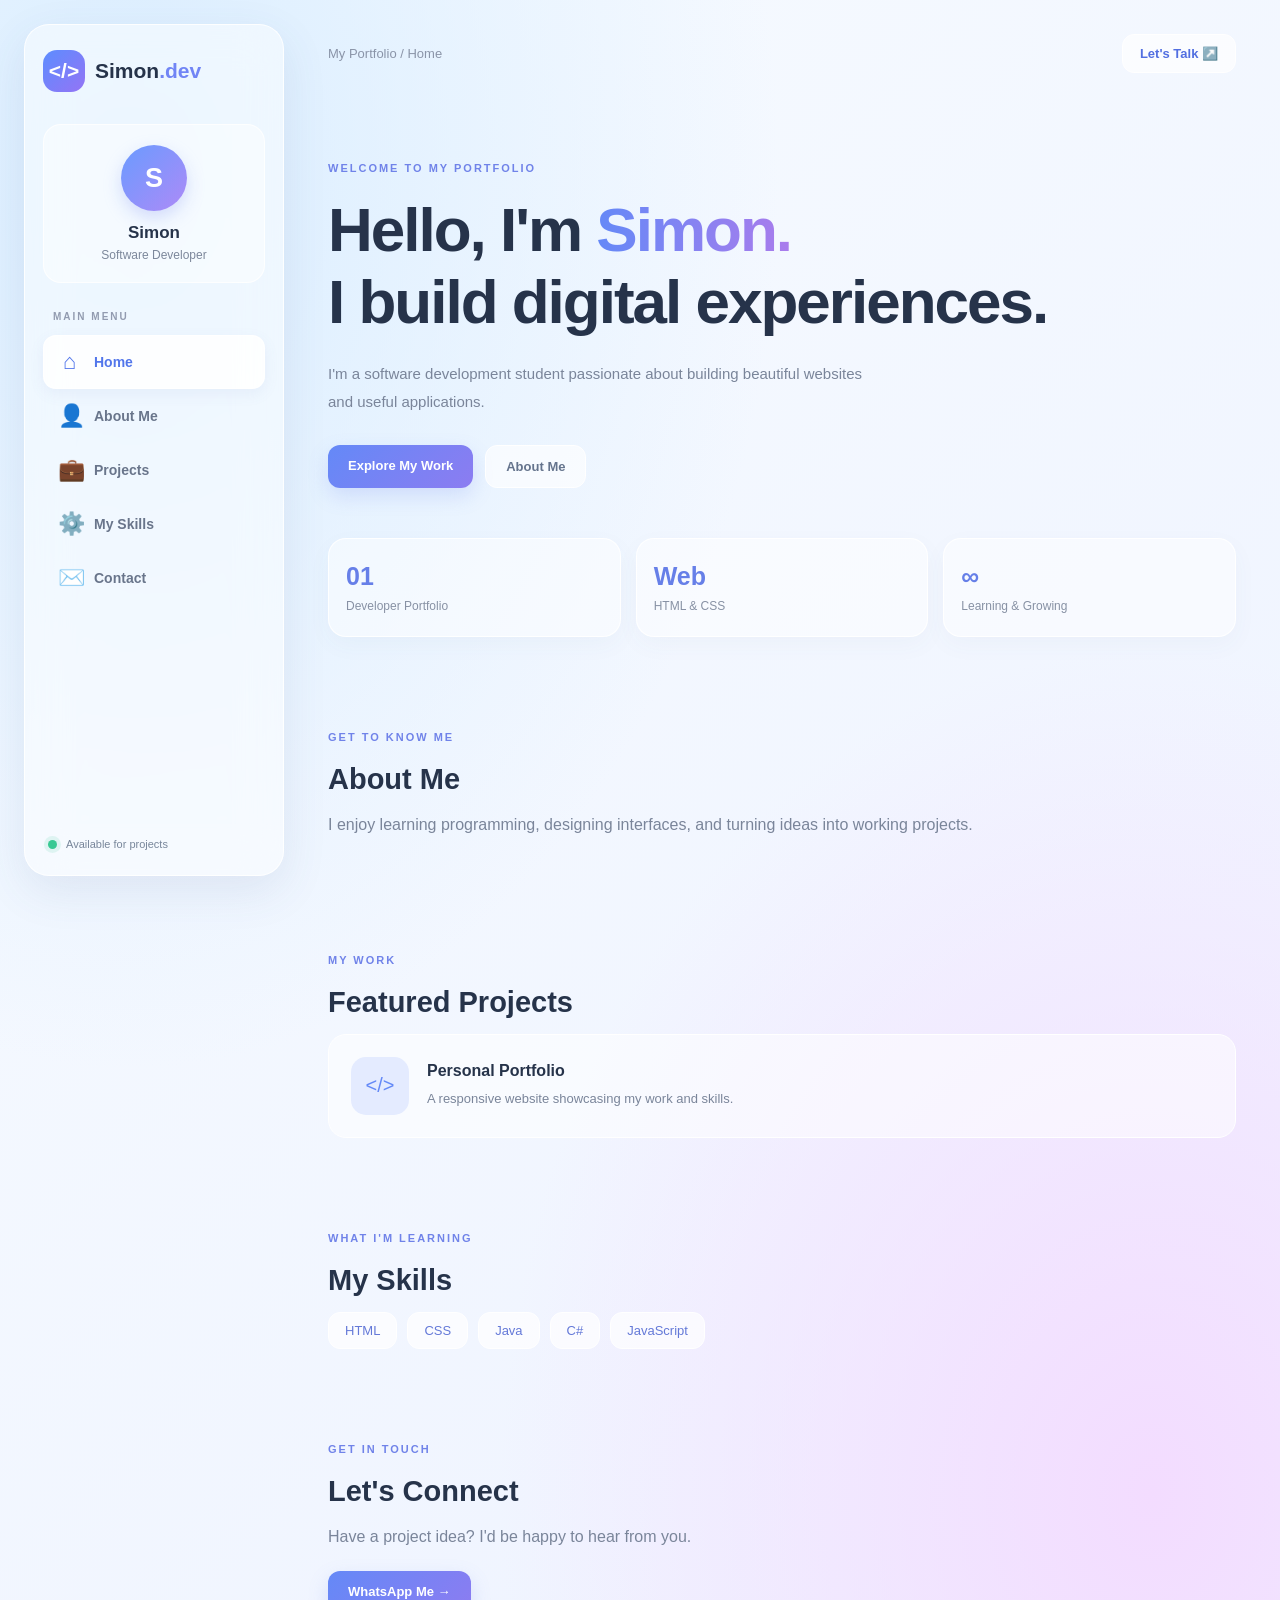
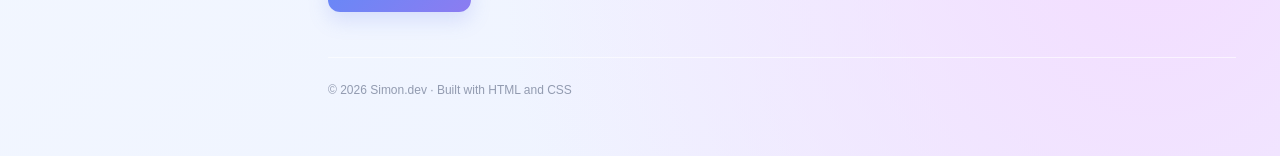
<file: index.html>
<!DOCTYPE html>
<html lang="en">

<head>
    <meta charset="UTF-8">
    <meta name="viewport" content="width=device-width, initial-scale=1.0">
    <title>Simon's Glass Portfolio</title>

    <!-- Connect HTML to CSS -->
    <link rel="stylesheet" href="style.css">
</head>

<body>

    <div class="portfolio">

        <!-- Glassy Sidebar -->
        <aside class="sidebar">

            <div class="logo">
                <div class="logo-icon">&lt;/&gt;</div>
                <span>Simon<span class="highlight">.dev</span></span>
            </div>

            <div class="profile">
                <div class="avatar">S</div>
                <h3>Simon</h3>
                <p>Software Developer</p>
            </div>

            <p class="menu-title">MAIN MENU</p>

            <nav class="sidebar-nav">

                <a href="#home" class="nav-link active">
                    <span class="nav-icon">⌂</span>
                    <span>Home</span>
                </a>

                <a href="./about.html" class="nav-link">
                    <span class="nav-icon">👤</span>
                    <span>About Me</span>
                </a>

                <a href="projects.html" class="nav-link">
                    <span class="nav-icon">💼</span>
                    <span>Projects</span>
                </a>

                <a href="#skills" class="nav-link">
                    <span class="nav-icon">⚙️</span>
                    <span>My Skills</span>
                </a>

                <a href="#contact" class="nav-link">
                    <span class="nav-icon">✉️</span>
                    <span>Contact</span>
                </a>

            </nav>

            <div class="sidebar-bottom">
                <div class="status-dot"></div>
                <span>Available for projects</span>
            </div>

        </aside>

        <!-- Main Website Content -->
        <main class="content">

            <header class="topbar">
                <span class="breadcrumb">My Portfolio / Home</span>
                <a href="#contact" class="contact-button">Let's Talk ↗️</a>
            </header>

            <section id="home" class="hero">
                <span class="eyebrow">WELCOME TO MY PORTFOLIO</span>

                <h1>
                    Hello, I'm <span class="gradient-text">Simon.</span>
                    <br>
                    I build digital experiences.
                </h1>

                <p class="intro">
                    I'm a software development student passionate about
                    building beautiful websites and useful applications.
                </p>

                <div class="hero-buttons">
                    <a href="projects.html" class="primary-button">
                        Explore My Work
                    </a>

                    <a href="./about.html" class="secondary-button">
                        About Me
                    </a>
                </div>

                <div class="stats">
                    <div class="stat-card">
                        <h2>01</h2>
                        <p>Developer Portfolio</p>
                    </div>
                    <div class="stat-card">
                        <h2>Web</h2>
                        <p>HTML & CSS</p>
                    </div>
                    <div class="stat-card">
                        <h2>∞</h2>
                        <p>Learning & Growing</p>
                    </div>
                </div>
            </section>

            <section id="about" class="info-section">
                <span class="eyebrow">GET TO KNOW ME</span>
                <h2>About Me</h2>
                <p>
                    I enjoy learning programming, designing interfaces,
                    and turning ideas into working projects.
                </p>
            </section>

            <section id="projects" class="info-section">
                <span class="eyebrow">MY WORK</span>
                <h2>Featured Projects</h2>

                <div class="project-card">
                    <div class="project-symbol">&lt;/&gt;</div>
                    <div>
                        <h3>Personal Portfolio</h3>
                        <p>A responsive website showcasing my work and skills.</p>
                    </div>
                </div>
            </section>

            <section id="skills" class="info-section">
                <span class="eyebrow">WHAT I'M LEARNING</span>
                <h2>My Skills</h2>
                <div class="skill-list">
                    <span>HTML</span>
                    <span>CSS</span>
                    <span>Java</span>
                    <span>C#</span>
                    <span>JavaScript</span>
                </div>
            </section>

            <section id="contact" class="info-section">
                <span class="eyebrow">GET IN TOUCH</span>
                <h2>Let's Connect</h2>
                <p>Have a project idea? I'd be happy to hear from you.</p>
                <a class="primary-button" href="https://wa.me/256763577261" target="_blank" rel="noopener noreferrer">
                    WhatsApp Me →
                </a>
            </section>

            <footer>
                © 2026 Simon.dev · Built with HTML and CSS
            </footer>

        </main>

    </div>

</body>

</html>
</file>
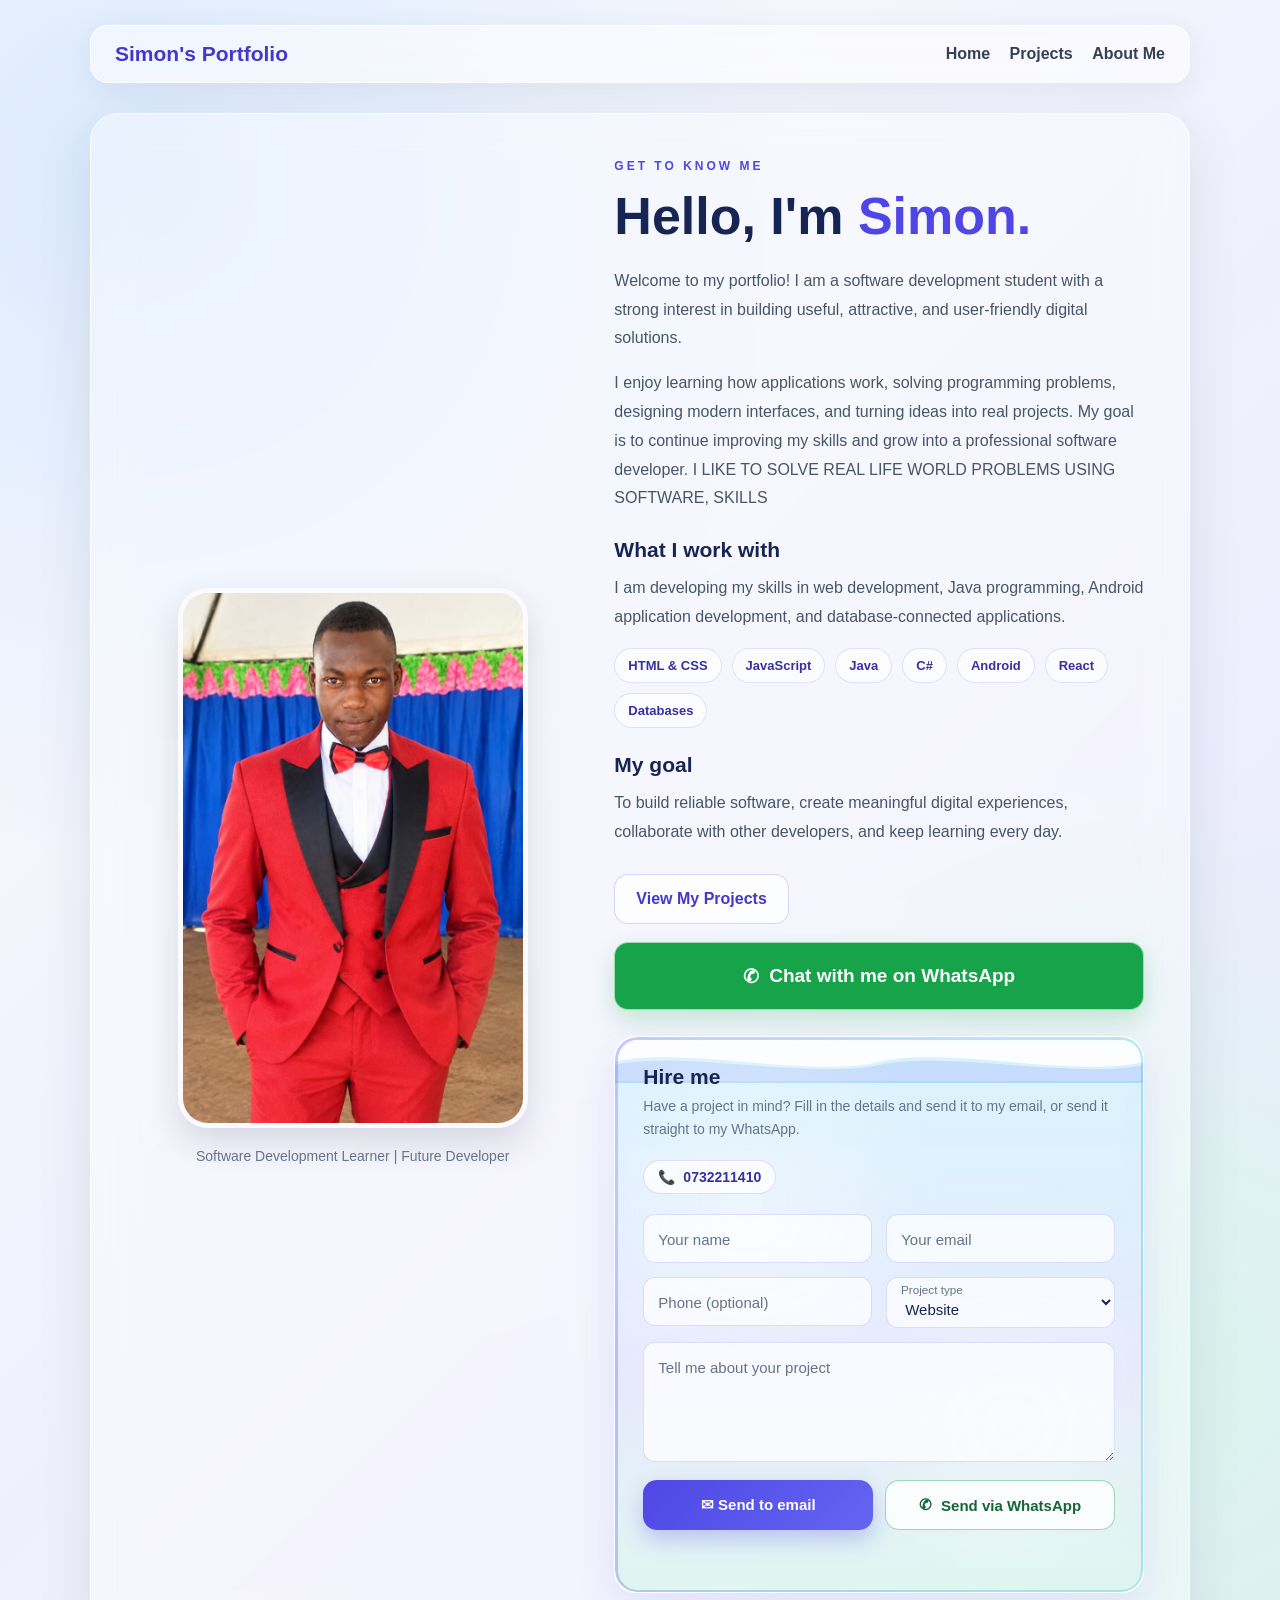
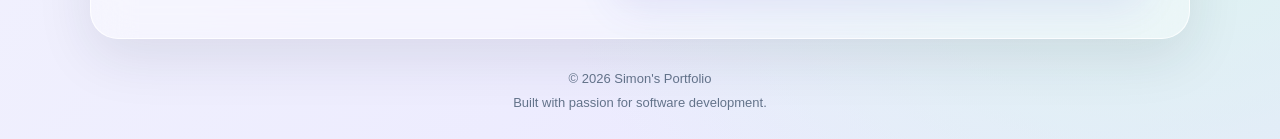
<file: about.html>
<!DOCTYPE html>
<html lang="en">

<head>
    <meta charset="UTF-8">
    <meta name="viewport" content="width=device-width, initial-scale=1.0">

    <title>About Me | Simon's Portfolio</title>

    <style>
        * {
            margin: 0;
            padding: 0;
            box-sizing: border-box;
        }

        body {
            min-height: 100vh;
            font-family: Arial, sans-serif;
            color: #172554;
            background:
                radial-gradient(circle at 10% 10%, #dbeafe, transparent 35%),
                radial-gradient(circle at 90% 80%, #d9f5ed, transparent 35%),
                linear-gradient(135deg, #f8fafc, #e9e7ff);
            padding: 25px;
        }

        /* Top navigation */
        .navbar {
            max-width: 1100px;
            margin: 0 auto 30px;
            padding: 16px 24px;
            display: flex;
            justify-content: space-between;
            align-items: center;
            gap: 15px;
            flex-wrap: wrap;
            background: rgba(255, 255, 255, 0.55);
            border: 1px solid rgba(255, 255, 255, 0.85);
            border-radius: 18px;
            backdrop-filter: blur(18px);
            -webkit-backdrop-filter: blur(18px);
            box-shadow: 0 8px 30px rgba(31, 41, 55, 0.07);
        }

        .logo {
            font-size: 21px;
            font-weight: bold;
            color: #4338ca;
        }

        .navbar a {
            color: #334155;
            text-decoration: none;
            font-weight: bold;
            margin-left: 15px;
        }

        .navbar a:hover {
            color: #4f46e5;
        }

        /* Main glass container */
        .about-container {
            max-width: 1100px;
            margin: auto;
            padding: 45px;
            display: grid;
            grid-template-columns: 0.9fr 1.1fr;
            align-items: center;
            gap: 45px;

            background: rgba(255, 255, 255, 0.38);
            border: 1px solid rgba(255, 255, 255, 0.8);
            border-radius: 28px;
            backdrop-filter: blur(20px);
            -webkit-backdrop-filter: blur(20px);
            box-shadow: 0 18px 55px rgba(31, 41, 55, 0.10);
        }

        /* Profile photograph */
        .photo-area {
            text-align: center;
        }

        .profile-photo {
            width: 100%;
            max-width: 350px;
            height: 540px;
            object-fit: cover;
            object-position: center;
            border-radius: 30px;
            border: 5px solid rgba(255, 255, 255, 0.85);
            box-shadow: 0 15px 35px rgba(30, 41, 59, 0.15);
            background: #e2e8f0;
        }

        .photo-caption {
            margin-top: 16px;
            color: #64748b;
            font-size: 14px;
        }

        .eyebrow {
            color: #4f46e5;
            text-transform: uppercase;
            letter-spacing: 3px;
            font-size: 12px;
            font-weight: bold;
            margin-bottom: 14px;
        }

        h1 {
            font-size: clamp(34px, 5vw, 52px);
            line-height: 1.15;
            margin-bottom: 20px;
        }

        h1 span {
            color: #4f46e5;
        }

        .intro {
            color: #475569;
            line-height: 1.8;
            font-size: 16px;
            margin-bottom: 16px;
        }

        h2 {
            font-size: 21px;
            margin: 25px 0 12px;
        }

        .skills {
            display: flex;
            flex-wrap: wrap;
            gap: 10px;
            margin-top: 12px;
        }

        .skill {
            padding: 9px 13px;
            border-radius: 30px;
            background: rgba(255, 255, 255, 0.65);
            border: 1px solid rgba(99, 102, 241, 0.18);
            color: #3730a3;
            font-size: 13px;
            font-weight: bold;
        }

        /* Action buttons */
        .buttons {
            display: flex;
            flex-wrap: wrap;
            gap: 13px;
            margin-top: 28px;
        }

        .button {
            display: inline-flex;
            justify-content: center;
            align-items: center;
            gap: 10px;
            text-decoration: none;
            border-radius: 14px;
            padding: 15px 21px;
            font-weight: bold;
            transition: transform 0.2s, box-shadow 0.2s;
        }

        .button:hover {
            transform: translateY(-3px);
            box-shadow: 0 10px 22px rgba(15, 23, 42, 0.13);
        }

        .whatsapp-button {
            width: 100%;
            min-height: 68px;
            margin-top: 18px;
            background: #16a34a;
            color: white;
            font-size: 19px;
            border: 1px solid rgba(255, 255, 255, 0.6);
            box-shadow: 0 10px 25px rgba(22, 163, 74, 0.22);
        }

        .whatsapp-button:hover {
            background: #15803d;
        }

        .secondary-button {
            color: #4338ca;
            background: rgba(255, 255, 255, 0.7);
            border: 1px solid rgba(99, 102, 241, 0.25);
        }

        /* ============================================
           HIRE ME FORM (white glass)
           ============================================ */
        .hire-card {
            margin-top: 26px;
            padding: 28px;
            border-radius: 22px;
            background: rgba(255, 255, 255, 0.62);
            border: 1px solid rgba(255, 255, 255, 0.95);
            backdrop-filter: blur(16px);
            -webkit-backdrop-filter: blur(16px);
            box-shadow:
                0 14px 40px rgba(67, 56, 202, 0.10),
                inset 0 1px 0 rgba(255, 255, 255, 0.9);
            text-align: left;

            /* entrance animation (starts hidden, JS adds .visible) */
            opacity: 0;
            transform: translateY(26px) scale(0.97);
            transition: opacity 0.7s ease, transform 0.7s cubic-bezier(0.2, 0.8, 0.2, 1);
        }

        .hire-card.visible {
            opacity: 1;
            transform: none;
        }

        .hire-card h2 {
            margin: 0 0 6px;
        }

        .hire-sub {
            color: #64748b;
            font-size: 14px;
            line-height: 1.6;
            margin-bottom: 20px;
        }

        .call-line {
            display: inline-flex;
            align-items: center;
            gap: 8px;
            margin-bottom: 20px;
            padding: 8px 14px;
            border-radius: 30px;
            background: rgba(255, 255, 255, 0.75);
            border: 1px solid rgba(99, 102, 241, 0.2);
            color: #3730a3;
            font-weight: bold;
            font-size: 14px;
            text-decoration: none;
            transition: transform 0.2s, box-shadow 0.2s;
        }

        .call-line:hover {
            transform: translateY(-2px);
            box-shadow: 0 6px 16px rgba(79, 70, 229, 0.15);
        }

        .call-line .ring {
            display: inline-block;
            animation: ring 2.8s ease-in-out infinite;
            transform-origin: 50% 60%;
        }

        @keyframes ring {

            0%,
            60%,
            100% {
                transform: rotate(0);
            }

            65% {
                transform: rotate(-16deg);
            }

            70% {
                transform: rotate(14deg);
            }

            75% {
                transform: rotate(-10deg);
            }

            80% {
                transform: rotate(8deg);
            }

            85% {
                transform: rotate(0);
            }
        }

        .row {
            display: grid;
            grid-template-columns: 1fr 1fr;
            gap: 14px;
        }

        /* Floating label fields */
        .field {
            position: relative;
            margin-bottom: 14px;
        }

        .field input,
        .field select,
        .field textarea {
            width: 100%;
            padding: 22px 14px 8px;
            font: inherit;
            font-size: 15px;
            color: #172554;
            background: rgba(255, 255, 255, 0.7);
            border: 1px solid rgba(99, 102, 241, 0.2);
            border-radius: 12px;
            outline: none;
            transition: border-color 0.25s, box-shadow 0.25s, background 0.25s;
        }

        .field textarea {
            min-height: 120px;
            resize: vertical;
        }

        .field label {
            position: absolute;
            left: 15px;
            top: 17px;
            color: #64748b;
            font-size: 15px;
            pointer-events: none;
            transform-origin: left top;
            transition: transform 0.2s ease, color 0.2s ease;
        }

        /* label floats up when focused or filled */
        .field input:focus+label,
        .field input:not(:placeholder-shown)+label,
        .field textarea:focus+label,
        .field textarea:not(:placeholder-shown)+label,
        .field select+label {
            transform: translateY(-11px) scale(0.78);
        }

        .field input:focus+label,
        .field textarea:focus+label,
        .field select:focus+label {
            color: #4f46e5;
        }

        .field input:focus,
        .field select:focus,
        .field textarea:focus {
            background: #ffffff;
            border-color: #6366f1;
            box-shadow: 0 0 0 4px rgba(99, 102, 241, 0.16);
        }

        .field input:user-invalid,
        .field textarea:user-invalid {
            border-color: #ef4444;
        }

        /* ============================================
           WATER INSIDE THE GLASS
           ============================================ */
        .water {
            position: absolute;
            inset: 0;
            border-radius: 22px;
            overflow: hidden;
            z-index: 0;
            pointer-events: none;
        }

        .hire-card>*:not(.water) {
            position: relative;
            z-index: 1;
        }

        /* the water body rises and falls slowly */
        .water-level {
            position: absolute;
            left: 0;
            right: 0;
            top: 44px;
            bottom: -16px;
            animation: level 7s ease-in-out infinite alternate;
        }

        .water-fill {
            position: absolute;
            inset: 0;
            background: linear-gradient(180deg,
                    rgba(56, 189, 248, 0.17) 0%,
                    rgba(99, 102, 241, 0.13) 55%,
                    rgba(52, 211, 153, 0.14) 100%);
        }

        .wave {
            position: absolute;
            left: 0;
            top: -40px;
            width: 200%;
            height: 42px;
            background-repeat: repeat-x;
            background-size: 50% 100%;
            animation: waveMove 9s linear infinite;
        }

        .wave.w1 {
            background-image: url("data:image/svg+xml,%3Csvg xmlns='http://www.w3.org/2000/svg' viewBox='0 0 1200 100' preserveAspectRatio='none'%3E%3Cpath fill='rgba(56,189,248,0.18)' d='M0 50 C150 10 450 90 600 50 C750 10 1050 90 1200 50 L1200 100 L0 100 Z'/%3E%3C/svg%3E");
        }

        .wave.w2 {
            top: -34px;
            height: 36px;
            animation-duration: 6s;
            animation-direction: reverse;
            background-image: url("data:image/svg+xml,%3Csvg xmlns='http://www.w3.org/2000/svg' viewBox='0 0 1200 100' preserveAspectRatio='none'%3E%3Cpath fill='rgba(99,102,241,0.15)' d='M0 50 C150 10 450 90 600 50 C750 10 1050 90 1200 50 L1200 100 L0 100 Z'/%3E%3C/svg%3E");
        }

        /* light shimmer moving through the water */
        .water-shine {
            position: absolute;
            inset: 0;
            background:
                radial-gradient(circle at 25% 30%, rgba(255, 255, 255, 0.40), transparent 35%),
                radial-gradient(circle at 75% 70%, rgba(255, 255, 255, 0.28), transparent 30%);
            animation: shine 8s ease-in-out infinite alternate;
        }

        /* rising bubbles */
        .bubble {
            position: absolute;
            bottom: -20px;
            border-radius: 50%;
            background: rgba(255, 255, 255, 0.55);
            border: 1px solid rgba(255, 255, 255, 0.9);
            animation: rise 8s ease-in infinite;
        }

        .bubble:nth-child(1) {
            left: 8%;
            width: 10px;
            height: 10px;
            animation-duration: 7s;
            animation-delay: 0s;
        }

        .bubble:nth-child(2) {
            left: 24%;
            width: 6px;
            height: 6px;
            animation-duration: 9s;
            animation-delay: -3s;
        }

        .bubble:nth-child(3) {
            left: 45%;
            width: 14px;
            height: 14px;
            animation-duration: 11s;
            animation-delay: -6s;
        }

        .bubble:nth-child(4) {
            left: 63%;
            width: 8px;
            height: 8px;
            animation-duration: 8s;
            animation-delay: -2s;
        }

        .bubble:nth-child(5) {
            left: 80%;
            width: 12px;
            height: 12px;
            animation-duration: 10s;
            animation-delay: -5s;
        }

        .bubble:nth-child(6) {
            left: 92%;
            width: 6px;
            height: 6px;
            animation-duration: 7.5s;
            animation-delay: -4s;
        }

        @keyframes waveMove {
            to {
                transform: translateX(-50%);
            }
        }

        @keyframes level {
            from {
                transform: translateY(0);
            }

            to {
                transform: translateY(-12px);
            }
        }

        @keyframes shine {
            from {
                transform: translate(-6%, -4%);
                opacity: 0.7;
            }

            to {
                transform: translate(6%, 5%);
                opacity: 1;
            }
        }

        @keyframes rise {
            0% {
                transform: translateY(0) translateX(0);
                opacity: 0;
            }

            15% {
                opacity: 1;
            }

            100% {
                transform: translateY(-600px) translateX(14px);
                opacity: 0;
            }
        }

        /* text boxes float on the water all the time */
        .field {
            animation: bob 4.5s ease-in-out infinite;
        }

        .row .field:nth-child(2) {
            animation-delay: -1.6s;
        }

        .row+.row .field:nth-child(1) {
            animation-delay: -0.8s;
        }

        .row+.row .field:nth-child(2) {
            animation-delay: -2.4s;
        }

        .form-actions {
            animation: none;
        }

        form>.field {
            animation-delay: -3.2s;
            animation-duration: 5.2s;
        }

        @keyframes bob {

            0%,
            100% {
                translate: 0 0;
            }

            25% {
                translate: 2px -6px;
            }

            50% {
                translate: 0 -2px;
            }

            75% {
                translate: -2px -7px;
            }
        }

        @media (prefers-reduced-motion: reduce) {

            .water *,
            .water-level,
            .field {
                animation: none !important;
            }
        }

        /* Hover: the whole form card lifts and its border flows with colour */
        .hire-card {
            position: relative;
        }

        .hire-card.visible {
            transition: transform 0.35s cubic-bezier(0.2, 0.8, 0.2, 1), box-shadow 0.35s ease;
        }

        .hire-card::before {
            content: "";
            position: absolute;
            inset: 0;
            padding: 2.5px;
            border-radius: 22px;
            background: linear-gradient(90deg, #6366f1, #38bdf8, #34d399, #a78bfa, #6366f1);
            background-size: 300% 100%;
            -webkit-mask: linear-gradient(#000 0 0) content-box, linear-gradient(#000 0 0);
            -webkit-mask-composite: xor;
            mask: linear-gradient(#000 0 0) content-box exclude, linear-gradient(#000 0 0);
            opacity: 0.35;
            transition: opacity 0.35s ease;
            animation: flow 3s linear infinite;
            pointer-events: none;
        }

        .hire-card.visible:hover,
        .hire-card.visible:focus-within {
            transform: translateY(-6px);
            box-shadow:
                0 22px 50px rgba(79, 70, 229, 0.20),
                0 0 30px rgba(99, 102, 241, 0.18),
                inset 0 1px 0 rgba(255, 255, 255, 0.9);
        }

        .hire-card:hover::before,
        .hire-card:focus-within::before {
            opacity: 1;
        }

        @media (prefers-reduced-motion: reduce) {
            .hire-card::before {
                animation: none;
            }

            .hire-card.visible:hover,
            .hire-card.visible:focus-within {
                transform: none;
            }
        }

        /* Hover: text boxes float up and a colour glow flows around them */
        .field {
            transition: transform 0.3s cubic-bezier(0.2, 0.8, 0.2, 1);
        }

        .field::before {
            content: "";
            position: absolute;
            inset: -2px;
            border-radius: 14px;
            background: linear-gradient(90deg, #6366f1, #38bdf8, #34d399, #a78bfa, #6366f1);
            background-size: 300% 100%;
            opacity: 0;
            filter: blur(3px);
            transition: opacity 0.3s ease;
            animation: flow 3s linear infinite;
            z-index: 0;
        }

        .field input,
        .field select,
        .field textarea {
            position: relative;
            z-index: 1;
        }

        .field label {
            z-index: 2;
        }

        .field:hover,
        .field:focus-within {
            transform: translateY(-4px);
        }

        .field:hover::before,
        .field:focus-within::before {
            opacity: 0.85;
        }

        .field:hover input,
        .field:hover select,
        .field:hover textarea {
            background: #ffffff;
        }

        @keyframes flow {
            to {
                background-position: 300% 0;
            }
        }

        @media (prefers-reduced-motion: reduce) {
            .field::before {
                animation: none;
            }

            .field:hover,
            .field:focus-within {
                transform: none;
            }
        }

        /* Hidden spam trap */
        .hp {
            position: absolute;
            left: -9999px;
            opacity: 0;
            height: 0;
            width: 0;
        }

        .form-actions {
            display: grid;
            grid-template-columns: 1fr 1fr;
            gap: 12px;
            margin-top: 6px;
        }

        .form-btn {
            position: relative;
            overflow: hidden;
            display: inline-flex;
            align-items: center;
            justify-content: center;
            gap: 9px;
            padding: 15px 14px;
            font: inherit;
            font-weight: bold;
            font-size: 15px;
            border: none;
            border-radius: 14px;
            cursor: pointer;
            transition: transform 0.2s, box-shadow 0.2s, opacity 0.2s;
        }

        .form-btn:hover {
            transform: translateY(-3px);
        }

        .form-btn:focus-visible {
            outline: 3px solid #4f46e5;
            outline-offset: 3px;
        }

        .form-btn:disabled {
            opacity: 0.7;
            cursor: progress;
            transform: none;
        }

        .btn-email {
            color: #ffffff;
            background: linear-gradient(135deg, #4f46e5, #6366f1);
            box-shadow: 0 10px 22px rgba(79, 70, 229, 0.28);
        }

        .btn-email:hover {
            box-shadow: 0 14px 28px rgba(79, 70, 229, 0.38);
        }

        /* light sweep across the email button */
        .btn-email::after {
            content: "";
            position: absolute;
            top: 0;
            left: -80%;
            width: 50%;
            height: 100%;
            background: linear-gradient(100deg, transparent, rgba(255, 255, 255, 0.45), transparent);
            transform: skewX(-20deg);
            animation: sweep 4s ease-in-out infinite;
        }

        @keyframes sweep {

            0%,
            70% {
                left: -80%;
            }

            100% {
                left: 140%;
            }
        }

        .btn-wa {
            color: #166534;
            background: rgba(255, 255, 255, 0.8);
            border: 1px solid rgba(22, 163, 74, 0.4);
        }

        .btn-wa:hover {
            background: #dcfce7;
            box-shadow: 0 10px 22px rgba(22, 163, 74, 0.18);
        }

        .spinner {
            width: 16px;
            height: 16px;
            border: 2px solid rgba(255, 255, 255, 0.5);
            border-top-color: #ffffff;
            border-radius: 50%;
            animation: spin 0.7s linear infinite;
            display: none;
        }

        .sending .spinner {
            display: inline-block;
        }

        @keyframes spin {
            to {
                transform: rotate(360deg);
            }
        }

        .form-status {
            margin-top: 14px;
            min-height: 20px;
            font-size: 14px;
            font-weight: bold;
            text-align: center;
        }

        .form-status.error {
            color: #dc2626;
        }

        /* Success panel (replaces the form after sending) */
        .success {
            display: none;
            text-align: center;
            padding: 20px 6px;
        }

        .hire-card.done form {
            display: none;
        }

        .hire-card.done .success {
            display: block;
            animation: pop 0.5s cubic-bezier(0.2, 0.9, 0.3, 1.3);
        }

        @keyframes pop {
            from {
                opacity: 0;
                transform: scale(0.9);
            }

            to {
                opacity: 1;
                transform: scale(1);
            }
        }

        .check {
            width: 74px;
            height: 74px;
            margin: 0 auto 14px;
        }

        .check circle {
            fill: rgba(22, 163, 74, 0.12);
            stroke: #16a34a;
            stroke-width: 3;
            stroke-dasharray: 190;
            stroke-dashoffset: 190;
            animation: draw 0.7s ease forwards;
        }

        .check path {
            fill: none;
            stroke: #16a34a;
            stroke-width: 5;
            stroke-linecap: round;
            stroke-linejoin: round;
            stroke-dasharray: 50;
            stroke-dashoffset: 50;
            animation: draw 0.5s 0.5s ease forwards;
        }

        @keyframes draw {
            to {
                stroke-dashoffset: 0;
            }
        }

        .success h3 {
            font-size: 20px;
            margin-bottom: 8px;
        }

        .success p {
            color: #475569;
            line-height: 1.6;
            font-size: 15px;
            margin-bottom: 16px;
        }

        .link-btn {
            font: inherit;
            font-weight: bold;
            color: #4338ca;
            background: none;
            border: none;
            text-decoration: underline;
            cursor: pointer;
        }

        .footer {
            max-width: 1100px;
            margin: 28px auto 0;
            text-align: center;
            color: #64748b;
            font-size: 13px;
            line-height: 1.8;
        }

        /* Phone and tablet layout */
        @media (max-width: 800px) {
            body {
                padding: 14px;
            }

            .about-container {
                grid-template-columns: 1fr;
                padding: 25px;
                gap: 30px;
            }

            .profile-photo {
                max-width: 280px;
                height: 320px;
            }

            .about-text {
                text-align: center;
            }

            .skills,
            .buttons {
                justify-content: center;
            }

            .whatsapp-button {
                font-size: 17px;
            }

            .hire-card {
                padding: 22px 18px;
            }
        }

        @media (max-width: 520px) {

            .row,
            .form-actions {
                grid-template-columns: 1fr;
            }
        }

        @media (max-width: 420px) {
            .navbar {
                justify-content: center;
                padding: 16px;
            }

            .navbar a {
                margin: 0 6px;
                font-size: 13px;
            }

            .about-container {
                padding: 20px;
            }

            h1 {
                font-size: 34px;
            }

            .button {
                width: 100%;
            }
        }

        @media (prefers-reduced-motion: reduce) {
            .hire-card {
                opacity: 1;
                transform: none;
                transition: none;
            }

            .call-line .ring,
            .btn-email::after,
            .success,
            .check circle,
            .check path {
                animation: none !important;
            }

            .check circle,
            .check path {
                stroke-dashoffset: 0;
            }
        }
    </style>
</head>

<body>

    <!-- Navigation links -->
    <nav class="navbar">
        <div class="logo">Simon's Portfolio</div>

        <div>
            <a href="index.html">Home</a>
            <a href="projects.html">Projects</a>
            <a href="#about">About Me</a>

        </div>
    </nav>

    <!-- About Me section -->
    <main class="about-container" id="about">

        <!-- Replace this image with your own photograph -->
        <div class="photo-area">
            <img src="simo.jpeg" alt="Simon's profile photograph" class="profile-photo">

            <p class="photo-caption">
                Software Development Learner | Future Developer
            </p>
        </div>

        <section class="about-text">
            <p class="eyebrow">Get to know me</p>

            <h1>Hello, I'm <span>Simon.</span></h1>

            <p class="intro">
                Welcome to my portfolio! I am a software development
                student with a strong interest in building useful,
                attractive, and user-friendly digital solutions.

            </p>

            <p class="intro">
                I enjoy learning how applications work, solving
                programming problems, designing modern interfaces,
                and turning ideas into real projects. My goal is to
                continue improving my skills and grow into a
                professional software developer.

                I LIKE TO SOLVE REAL LIFE WORLD PROBLEMS USING SOFTWARE,
                SKILLS
            </p>

            <h2>What I work with</h2>

            <p class="intro">
                I am developing my skills in web development,
                Java programming, Android application development,
                and database-connected applications.
            </p>

            <div class="skills">
                <span class="skill">HTML & CSS</span>
                <span class="skill">JavaScript</span>
                <span class="skill">Java</span>
                <span class="skill">C#</span>
                <span class="skill">Android</span>
                <span class="skill">React</span>
                <span class="skill">Databases</span>
            </div>

            <h2>My goal</h2>

            <p class="intro">
                To build reliable software, create meaningful
                digital experiences, collaborate with other
                developers, and keep learning every day.
            </p>

            <div class="buttons">
                <a class="button secondary-button" href="projects.html">
                    View My Projects
                </a>
            </div>

            <!-- Large WhatsApp contact button -->
            <a class="button whatsapp-button"
                href="https://wa.me/256763577261?text=Hello%20Simon%2C%20I%20visited%20your%20portfolio."
                target="_blank" rel="noopener noreferrer" aria-label="Contact Simon on WhatsApp">
                <span aria-hidden="true">✆</span>
                Chat with me on WhatsApp
            </a>

            <!-- ============ HIRE ME FORM ============ -->
            <div class="hire-card" id="hire">
                <!-- water seen through the glass -->
                <div class="water" aria-hidden="true">
                    <div class="water-level">
                        <div class="wave w1"></div>
                        <div class="wave w2"></div>
                        <div class="water-fill"></div>
                    </div>
                    <div class="water-shine"></div>
                    <span class="bubble"></span><span class="bubble"></span><span class="bubble"></span>
                    <span class="bubble"></span><span class="bubble"></span><span class="bubble"></span>
                </div>

                <h2>Hire me</h2>
                <p class="hire-sub">
                    Have a project in mind? Fill in the details and send it to my email,
                    or send it straight to my WhatsApp.
                </p>

                <a class="call-line" href="tel:+256732211410">
                    <span class="ring" aria-hidden="true">📞</span>
                    0732211410
                </a>

                <form id="hireForm" novalidate>
                    <!-- spam trap: real people never fill this -->
                    <input class="hp" type="text" name="_honey" tabindex="-1" autocomplete="off">

                    <div class="row">
                        <div class="field">
                            <input id="hName" name="name" type="text" placeholder=" " required autocomplete="name">
                            <label for="hName">Your name</label>
                        </div>
                        <div class="field">
                            <input id="hEmail" name="email" type="email" placeholder=" " required autocomplete="email">
                            <label for="hEmail">Your email</label>
                        </div>
                    </div>

                    <div class="row">
                        <div class="field">
                            <input id="hPhone" name="phone" type="tel" placeholder=" " autocomplete="tel">
                            <label for="hPhone">Phone (optional)</label>
                        </div>
                        <div class="field">
                            <select id="hType" name="project_type">
                                <option>Website</option>
                                <option>Android app</option>
                                <option>Desktop / Java / C# app</option>
                                <option>Database system</option>
                                <option>Other</option>
                            </select>
                            <label for="hType">Project type</label>
                        </div>
                    </div>

                    <div class="field">
                        <textarea id="hMessage" name="message" placeholder=" " required></textarea>
                        <label for="hMessage">Tell me about your project</label>
                    </div>

                    <div class="form-actions">
                        <button type="submit" class="form-btn btn-email" id="emailBtn">
                            <span class="spinner" aria-hidden="true"></span>
                            <span id="emailBtnText">✉ Send to email</span>
                        </button>
                        <button type="button" class="form-btn btn-wa" id="waBtn">
                            <span aria-hidden="true">✆</span> Send via WhatsApp
                        </button>
                    </div>

                    <p class="form-status" id="formStatus" role="status" aria-live="polite"></p>
                </form>

                <div class="success" id="successBox">
                    <svg class="check" viewBox="0 0 74 74" aria-hidden="true">
                        <circle cx="37" cy="37" r="30"></circle>
                        <path d="M24 38 L33 47 L51 28"></path>
                    </svg>
                    <h3>Message sent!</h3>
                    <p>Thank you. I will reply to your email as soon as I can.</p>
                    <button type="button" class="link-btn" id="againBtn">Send another message</button>
                </div>
            </div>
        </section>

    </main>

    <footer class="footer">
        <p>© <span id="year"></span> Simon's Portfolio</p>
        <p>Built with passion for software development.</p>
    </footer>

    <script>
        // Automatically show the current year
        document.getElementById("year").textContent =
            new Date().getFullYear();

        // ---------- Hire me form ----------
        var MY_EMAIL = "simonssewakiryanga0@gmail.com";
        var MY_WHATSAPP = "256763577261"; // 0763577261 in international format

        var card = document.getElementById("hire");
        var form = document.getElementById("hireForm");
        var statusEl = document.getElementById("formStatus");
        var emailBtn = document.getElementById("emailBtn");
        var emailBtnText = document.getElementById("emailBtnText");

        // Slide the card in once, when it scrolls into view
        if ("IntersectionObserver" in window) {
            var io = new IntersectionObserver(function (entries) {
                entries.forEach(function (en) {
                    if (en.isIntersecting) {
                        card.classList.add("visible");
                        io.disconnect();
                    }
                });
            }, { threshold: 0.15 });
            io.observe(card);
        } else {
            card.classList.add("visible");
        }

        function showStatus(text, isError) {
            statusEl.textContent = text;
            statusEl.className = "form-status" + (isError ? " error" : "");
        }

        function formValues() {
            return {
                name: form.name.value.trim(),
                email: form.email.value.trim(),
                phone: form.phone.value.trim(),
                type: form.project_type.value,
                message: form.message.value.trim()
            };
        }

        // Send to email (FormSubmit.co delivers it to your Gmail)
        form.addEventListener("submit", function (e) {
            e.preventDefault();

            if (!form.checkValidity()) {
                form.reportValidity();
                showStatus("Please fill in your name, a valid email and your message.", true);
                return;
            }
            if (form._honey.value) { return; } // bot

            var v = formValues();
            emailBtn.disabled = true;
            emailBtn.classList.add("sending");
            emailBtnText.textContent = "Sending...";
            showStatus("", false);

            fetch("https://formsubmit.co/ajax/" + MY_EMAIL, {
                method: "POST",
                headers: { "Content-Type": "application/json", "Accept": "application/json" },
                body: JSON.stringify({
                    name: v.name,
                    email: v.email,
                    phone: v.phone || "Not given",
                    project_type: v.type,
                    message: v.message,
                    _subject: "New hire request from " + v.name + " (portfolio)",
                    _replyto: v.email,
                    _template: "table",
                    _captcha: "false"
                })
            })
                .then(function (res) { return res.json(); })
                .then(function (data) {
                    if (data.success === "true" || data.success === true) {
                        card.classList.add("done");
                        form.reset();
                    } else {
                        throw new Error(data.message || "Failed");
                    }
                })
                .catch(function () {
                    showStatus("Could not send. Please try WhatsApp instead.", true);
                })
                .finally(function () {
                    emailBtn.disabled = false;
                    emailBtn.classList.remove("sending");
                    emailBtnText.textContent = "✉ Send to email";
                });
        });

        // Send via WhatsApp (opens chat with the message already written)
        document.getElementById("waBtn").addEventListener("click", function () {
            if (!form.name.value.trim() || !form.message.value.trim()) {
                showStatus("Please add your name and message first.", true);
                form.name.value.trim() ? form.message.focus() : form.name.focus();
                return;
            }
            var v = formValues();
            var text =
                "Hello Simon, I would like to hire you.\n\n" +
                "Name: " + v.name + "\n" +
                (v.email ? "Email: " + v.email + "\n" : "") +
                (v.phone ? "Phone: " + v.phone + "\n" : "") +
                "Project type: " + v.type + "\n\n" +
                v.message;
            window.open("https://wa.me/" + MY_WHATSAPP + "?text=" + encodeURIComponent(text),
                "_blank", "noopener");
            showStatus("", false);
        });

        // Back to the form after success
        document.getElementById("againBtn").addEventListener("click", function () {
            card.classList.remove("done");
            showStatus("", false);
        });
    </script>

</body>

</html>
</file>
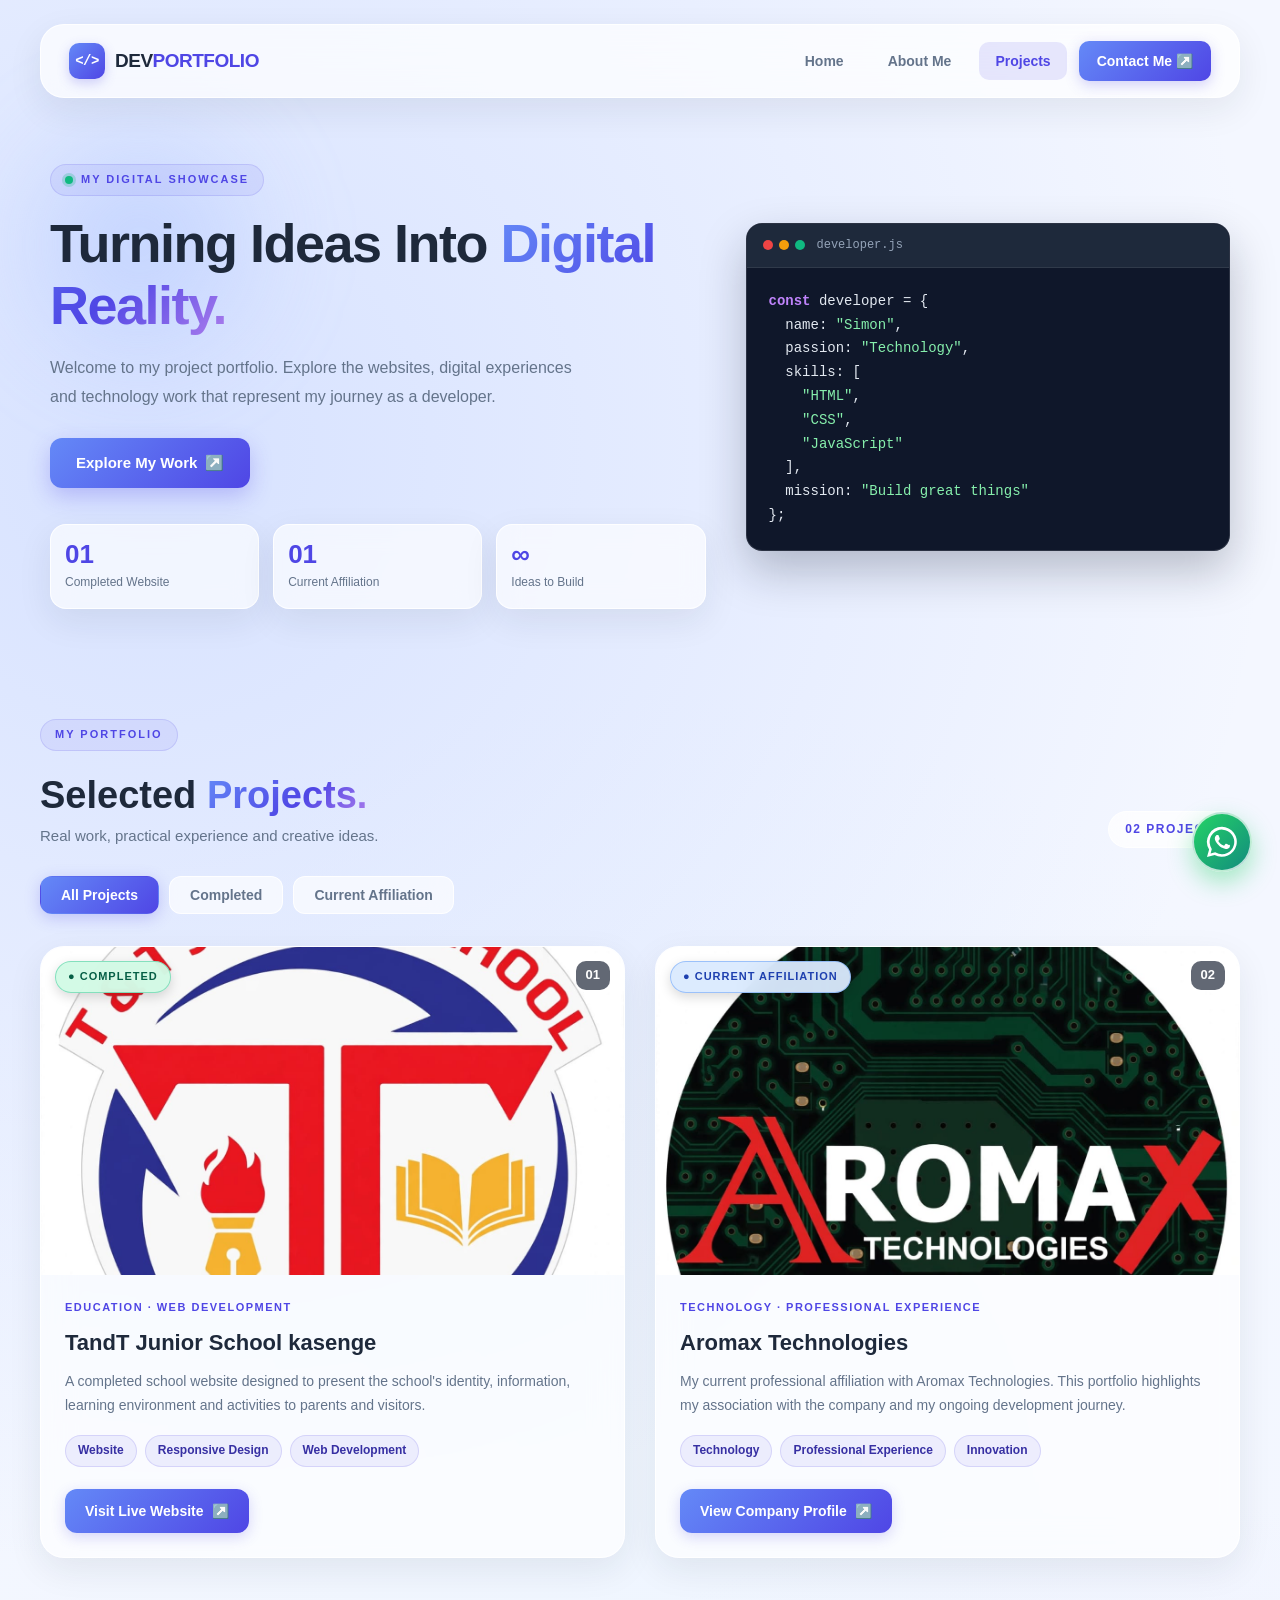
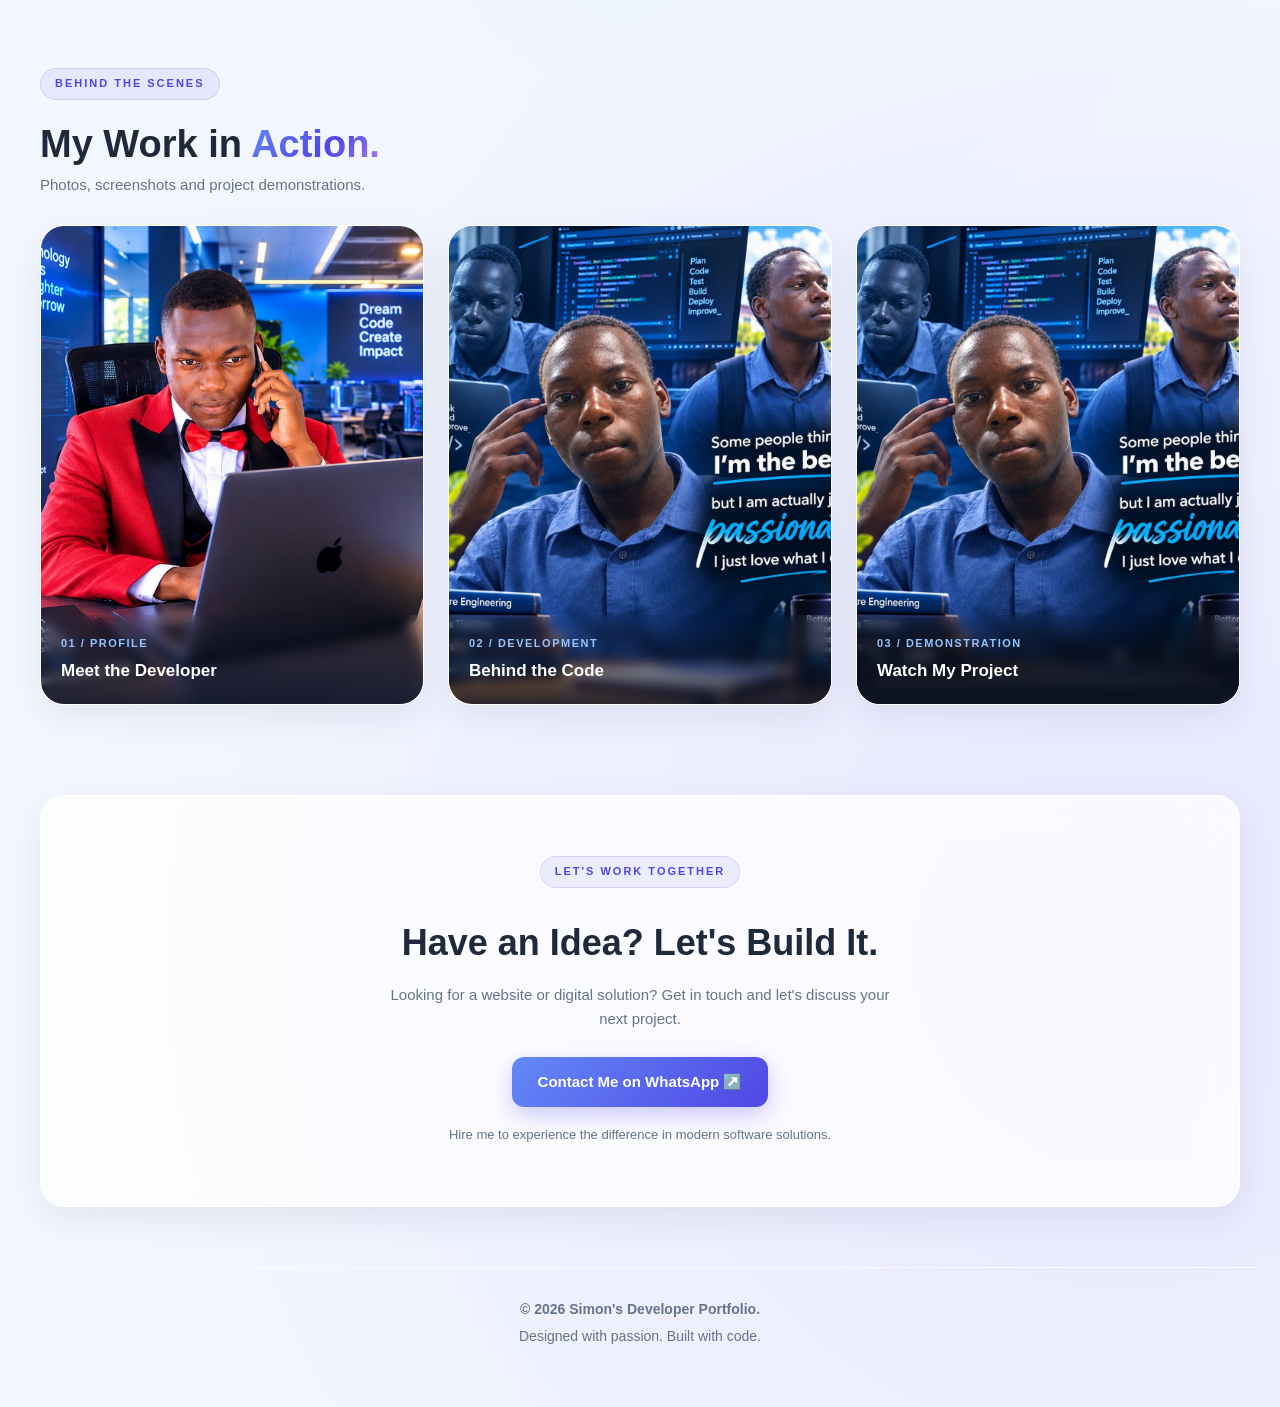
<file: projects.html>
<!DOCTYPE html>
<html lang="en">

<head>
    <meta charset="UTF-8">
    <meta name="viewport" content="width=device-width, initial-scale=1.0">

    <title>My Projects | Simon's Developer Portfolio</title>

    <meta name="description" content="Explore my web development projects, professional experience and creative work.">

    <style>
        /* ==========================================
           SIMON'S PORTFOLIO — PROJECTS PAGE
           Light Glassmorphism + Embossed Design
           ========================================== */

        :root {
            --primary: #4f46e5;
            --primary-light: #6366f1;
            --primary-dark: #3730a3;
            --accent: #aa7cec;
            --accent-blue: #6489f7;
            --page-bg: #f4f7ff;
            --text: #1e293b;
            --text-muted: #64748b;
            --glass: rgba(255, 255, 255, 0.72);
            --glass-card: rgba(255, 255, 255, 0.65);
            --glass-border: rgba(255, 255, 255, 0.85);
            --shadow: 0 12px 35px rgba(31, 41, 55, 0.08);
            --shadow-hover: 0 20px 40px rgba(31, 41, 55, 0.14);
            --radius-lg: 24px;
            --radius-md: 16px;
            --radius-sm: 10px;
        }

        /* Basic Reset */
        * {
            margin: 0;
            padding: 0;
            box-sizing: border-box;
        }

        html {
            scroll-behavior: smooth;
        }

        body {
            min-height: 100vh;
            font-family: "Segoe UI", -apple-system, BlinkMacSystemFont, Arial, sans-serif;
            color: var(--text);
            background:
                radial-gradient(circle at 12% 15%, rgba(160, 186, 255, 0.35), transparent 40%),
                radial-gradient(circle at 88% 85%, rgba(205, 195, 255, 0.30), transparent 38%),
                radial-gradient(circle at 50% 50%, rgba(220, 240, 255, 0.20), transparent 50%),
                var(--page-bg);
            line-height: 1.6;
            padding: 24px 20px 60px;
        }

        main {
            max-width: 1200px;
            margin: 0 auto;
        }

        /* Navigation Bar */
        .navbar {
            max-width: 1200px;
            margin: 0 auto 36px;
            padding: 16px 28px;
            display: flex;
            justify-content: space-between;
            align-items: center;
            gap: 20px;
            background: var(--glass);
            border: 1px solid var(--glass-border);
            border-radius: var(--radius-lg);
            backdrop-filter: blur(18px);
            -webkit-backdrop-filter: blur(18px);
            box-shadow: var(--shadow);
            position: sticky;
            top: 16px;
            z-index: 100;
        }

        .logo {
            display: inline-flex;
            align-items: center;
            gap: 10px;
            text-decoration: none;
            font-size: 19px;
            font-weight: 800;
            color: var(--text);
            letter-spacing: -0.5px;
        }

        .logo-mark {
            display: inline-grid;
            place-items: center;
            width: 36px;
            height: 36px;
            background: linear-gradient(135deg, var(--accent-blue), var(--primary));
            color: white;
            border-radius: 10px;
            font-size: 14px;
            font-family: monospace;
            font-weight: bold;
            box-shadow: 0 4px 12px rgba(79, 70, 229, 0.25);
        }

        .logo .accent {
            color: var(--primary);
        }

        .nav-links {
            display: flex;
            align-items: center;
            gap: 12px;
        }

        .nav-links a {
            text-decoration: none;
            color: var(--text-muted);
            font-weight: 600;
            font-size: 14px;
            padding: 8px 16px;
            border-radius: 10px;
            transition: all 0.2s ease;
        }

        .nav-links a:hover {
            color: var(--primary);
            background: rgba(79, 70, 229, 0.08);
        }

        .nav-links a.active {
            color: var(--primary);
            background: rgba(79, 70, 229, 0.12);
        }

        .nav-links a.nav-contact {
            color: white;
            background: linear-gradient(135deg, var(--accent-blue), var(--primary));
            box-shadow: 0 4px 14px rgba(79, 70, 229, 0.25);
            padding: 9px 18px;
        }

        .nav-links a.nav-contact:hover {
            transform: translateY(-1px);
            box-shadow: 0 6px 18px rgba(79, 70, 229, 0.35);
        }

        .menu-toggle {
            display: none;
            background: transparent;
            border: none;
            font-size: 24px;
            color: var(--text);
            cursor: pointer;
            padding: 6px 10px;
            border-radius: 8px;
        }

        /* Hero Section */
        .hero {
            position: relative;
            display: grid;
            grid-template-columns: 1.15fr 0.85fr;
            gap: 40px;
            align-items: center;
            padding: 30px 10px 60px;
        }

        .hero-glow {
            position: absolute;
            width: 320px;
            height: 320px;
            background: radial-gradient(circle, rgba(160, 186, 255, 0.45) 0%, transparent 70%);
            top: -50px;
            left: -60px;
            z-index: -1;
            pointer-events: none;
            filter: blur(40px);
        }

        .eyebrow {
            display: inline-flex;
            align-items: center;
            gap: 8px;
            font-size: 11px;
            letter-spacing: 2px;
            font-weight: 700;
            color: var(--primary);
            text-transform: uppercase;
            margin-bottom: 16px;
            background: rgba(79, 70, 229, 0.08);
            padding: 6px 14px;
            border-radius: 20px;
            border: 1px solid rgba(79, 70, 229, 0.15);
        }

        .live-dot {
            width: 8px;
            height: 8px;
            background: #10b981;
            border-radius: 50%;
            box-shadow: 0 0 0 3px rgba(16, 185, 129, 0.25);
            display: inline-block;
            animation: pulse 2s infinite;
        }

        @keyframes pulse {
            0% {
                box-shadow: 0 0 0 0 rgba(16, 185, 129, 0.5);
            }

            70% {
                box-shadow: 0 0 0 7px rgba(16, 185, 129, 0);
            }

            100% {
                box-shadow: 0 0 0 0 rgba(16, 185, 129, 0);
            }
        }

        .hero h1 {
            font-size: clamp(32px, 4.5vw, 54px);
            line-height: 1.15;
            letter-spacing: -1.5px;
            margin-bottom: 18px;
            color: var(--text);
        }

        .gradient-text {
            background: linear-gradient(135deg, var(--accent-blue), var(--primary) 60%, var(--accent));
            -webkit-background-clip: text;
            background-clip: text;
            color: transparent;
        }

        .hero-description {
            color: var(--text-muted);
            font-size: 16px;
            line-height: 1.8;
            max-width: 540px;
            margin-bottom: 26px;
        }

        .primary-button {
            display: inline-flex;
            align-items: center;
            gap: 8px;
            padding: 13px 26px;
            color: white;
            background: linear-gradient(135deg, var(--accent-blue), var(--primary));
            text-decoration: none;
            font-weight: 600;
            font-size: 15px;
            border-radius: 12px;
            box-shadow: 0 8px 22px rgba(79, 70, 229, 0.28);
            transition: all 0.25s ease;
            border: none;
            cursor: pointer;
        }

        .primary-button:hover {
            transform: translateY(-2px);
            box-shadow: 0 12px 28px rgba(79, 70, 229, 0.38);
        }

        .hero-stats {
            display: grid;
            grid-template-columns: repeat(3, minmax(0, 1fr));
            gap: 14px;
            margin-top: 36px;
        }

        .hero-stats div {
            background: var(--glass-card);
            border: 1px solid var(--glass-border);
            backdrop-filter: blur(12px);
            -webkit-backdrop-filter: blur(12px);
            padding: 16px 14px;
            border-radius: var(--radius-md);
            box-shadow: var(--shadow);
            display: flex;
            flex-direction: column;
        }

        .hero-stats strong {
            font-size: 26px;
            color: var(--primary);
            font-weight: 800;
            line-height: 1;
            margin-bottom: 6px;
        }

        .hero-stats span {
            font-size: 12px;
            color: var(--text-muted);
            font-weight: 500;
        }

        /* Code Editor Window */
        .code-window {
            background: #0f172a;
            border-radius: var(--radius-md);
            box-shadow: 0 20px 45px rgba(15, 23, 42, 0.25);
            border: 1px solid rgba(255, 255, 255, 0.12);
            overflow: hidden;
            color: #e2e8f0;
        }

        .window-top {
            background: #1e293b;
            padding: 12px 16px;
            display: flex;
            align-items: center;
            gap: 12px;
            font-size: 12px;
            font-family: monospace;
            color: #94a3b8;
            border-bottom: 1px solid rgba(255, 255, 255, 0.08);
        }

        .window-dots {
            display: flex;
            gap: 6px;
        }

        .window-dots span {
            width: 10px;
            height: 10px;
            border-radius: 50%;
            display: inline-block;
        }

        .window-dots span:nth-child(1) {
            background: #ef4444;
        }

        .window-dots span:nth-child(2) {
            background: #f59e0b;
        }

        .window-dots span:nth-child(3) {
            background: #10b981;
        }

        .code-window pre {
            padding: 22px;
            margin: 0;
            font-family: "Consolas", "Courier New", monospace;
            font-size: 14px;
            line-height: 1.7;
            overflow-x: auto;
        }

        .code-purple {
            color: #c084fc;
            font-weight: 600;
        }

        .code-green {
            color: #86efac;
        }

        /* Projects Section */
        .projects-section {
            padding: 50px 0 60px;
            scroll-margin-top: 90px;
        }

        .section-heading {
            display: flex;
            justify-content: space-between;
            align-items: flex-end;
            gap: 20px;
            margin-bottom: 28px;
            flex-wrap: wrap;
        }

        .section-heading h2 {
            font-size: clamp(26px, 3.5vw, 38px);
            line-height: 1.2;
            margin-top: 6px;
            color: var(--text);
        }

        .muted {
            color: var(--text-muted);
            font-size: 15px;
            margin-top: 6px;
        }

        .project-counter {
            font-size: 12px;
            font-weight: 700;
            letter-spacing: 1.5px;
            color: var(--primary);
            background: var(--glass);
            border: 1px solid var(--glass-border);
            padding: 8px 16px;
            border-radius: 20px;
            backdrop-filter: blur(10px);
            -webkit-backdrop-filter: blur(10px);
        }

        .filters {
            display: flex;
            flex-wrap: wrap;
            gap: 10px;
            margin-bottom: 32px;
        }

        .filter-btn {
            padding: 10px 20px;
            font-size: 14px;
            font-weight: 600;
            color: var(--text-muted);
            background: var(--glass-card);
            border: 1px solid var(--glass-border);
            border-radius: 12px;
            cursor: pointer;
            backdrop-filter: blur(10px);
            -webkit-backdrop-filter: blur(10px);
            transition: all 0.25s ease;
        }

        .filter-btn:hover {
            color: var(--primary);
            background: rgba(255, 255, 255, 0.9);
            transform: translateY(-1px);
        }

        .filter-btn.active {
            color: white;
            background: linear-gradient(135deg, var(--accent-blue), var(--primary));
            border-color: transparent;
            box-shadow: 0 4px 15px rgba(79, 70, 229, 0.25);
        }

        /* Project Grid */
        .project-grid {
            display: grid;
            grid-template-columns: repeat(2, minmax(0, 1fr));
            gap: 30px;
        }

        /* Ensure hidden attribute always hides items despite display rules */
        [hidden],
        .project-card[hidden] {
            display: none !important;
        }

        .project-card {
            background: var(--glass-card);
            border: 1px solid var(--glass-border);
            border-radius: var(--radius-lg);
            overflow: hidden;
            box-shadow: var(--shadow);
            backdrop-filter: blur(16px);
            -webkit-backdrop-filter: blur(16px);
            display: flex;
            flex-direction: column;
            transition: transform 0.3s ease, box-shadow 0.3s ease;
        }

        .project-card:hover {
            transform: translateY(-6px);
            box-shadow: var(--shadow-hover);
        }

        .project-image {
            position: relative;
            width: 100%;
            aspect-ratio: 16 / 9;
            overflow: hidden;
            background: #e2e8f0;
        }

        .project-image img {
            width: 100%;
            height: 100%;
            object-fit: cover;
            display: block;
            transition: transform 0.4s ease;
        }

        .project-card:hover .project-image img {
            transform: scale(1.04);
        }

        .project-status {
            position: absolute;
            top: 14px;
            left: 14px;
            font-size: 11px;
            font-weight: 700;
            letter-spacing: 1px;
            padding: 6px 12px;
            border-radius: 20px;
            backdrop-filter: blur(12px);
            -webkit-backdrop-filter: blur(12px);
            box-shadow: 0 4px 12px rgba(0, 0, 0, 0.15);
        }

        .completed-status {
            color: #065f46;
            background: rgba(209, 250, 229, 0.95);
            border: 1px solid rgba(16, 185, 129, 0.4);
        }

        .current-status {
            color: #1e40af;
            background: rgba(219, 234, 254, 0.95);
            border: 1px solid rgba(59, 130, 246, 0.4);
        }

        .project-number {
            position: absolute;
            top: 14px;
            right: 14px;
            font-size: 13px;
            font-weight: 800;
            color: white;
            background: rgba(15, 23, 42, 0.65);
            padding: 4px 10px;
            border-radius: 10px;
            backdrop-filter: blur(10px);
            -webkit-backdrop-filter: blur(10px);
        }

        .project-body {
            padding: 24px;
            display: flex;
            flex-direction: column;
            flex: 1;
        }

        .project-category {
            font-size: 11px;
            font-weight: 700;
            letter-spacing: 1.5px;
            color: var(--primary);
            margin-bottom: 8px;
        }

        .project-body h3 {
            font-size: 22px;
            margin-bottom: 10px;
            color: var(--text);
        }

        .project-description {
            font-size: 14px;
            color: var(--text-muted);
            line-height: 1.7;
            margin-bottom: 18px;
            flex-grow: 1;
        }

        .tech-tags {
            display: flex;
            flex-wrap: wrap;
            gap: 8px;
            margin-bottom: 22px;
        }

        .tech-tags span {
            font-size: 12px;
            font-weight: 600;
            color: var(--primary-dark);
            background: rgba(79, 70, 229, 0.08);
            border: 1px solid rgba(79, 70, 229, 0.15);
            padding: 5px 12px;
            border-radius: 20px;
        }

        .project-link {
            display: inline-flex;
            align-items: center;
            gap: 8px;
            color: white;
            background: linear-gradient(135deg, var(--accent-blue), var(--primary));
            padding: 11px 20px;
            border-radius: 12px;
            text-decoration: none;
            font-weight: 600;
            font-size: 14px;
            width: fit-content;
            box-shadow: 0 4px 14px rgba(79, 70, 229, 0.22);
            transition: all 0.25s ease;
        }

        .project-link:hover {
            transform: translateY(-2px);
            box-shadow: 0 8px 22px rgba(79, 70, 229, 0.32);
        }

        /* Gallery Section */
        .gallery-section {
            padding: 50px 0 60px;
        }

        .gallery-grid {
            display: grid;
            grid-template-columns: repeat(3, minmax(0, 1fr));
            gap: 24px;
        }

        .gallery-card {
            position: relative;
            border-radius: var(--radius-lg);
            overflow: hidden;
            background: var(--glass-card);
            border: 1px solid var(--glass-border);
            box-shadow: var(--shadow);
            backdrop-filter: blur(16px);
            -webkit-backdrop-filter: blur(16px);
            aspect-ratio: 4 / 5;
            transition: transform 0.3s ease, box-shadow 0.3s ease;
        }

        .gallery-card:hover {
            transform: translateY(-6px);
            box-shadow: var(--shadow-hover);
        }

        .gallery-card img,
        .gallery-card video {
            width: 100%;
            height: 100%;
            object-fit: cover;
            display: block;
        }

        .gallery-card video {
            background: #000;
        }

        .gallery-caption {
            position: absolute;
            bottom: 0;
            left: 0;
            right: 0;
            padding: 20px;
            background: linear-gradient(to top, rgba(15, 23, 42, 0.88) 0%, rgba(15, 23, 42, 0.4) 60%, transparent 100%);
            color: white;
            backdrop-filter: blur(6px);
            -webkit-backdrop-filter: blur(6px);
        }

        .gallery-caption span {
            font-size: 11px;
            letter-spacing: 1.5px;
            font-weight: 700;
            color: #93c5fd;
            display: block;
            margin-bottom: 4px;
        }

        .gallery-caption h3 {
            font-size: 17px;
            color: white;
            margin: 0;
        }

        /* Contact Section */
        .contact-section {
            padding: 60px 30px;
            text-align: center;
            background: var(--glass);
            border: 1px solid var(--glass-border);
            border-radius: var(--radius-lg);
            box-shadow: var(--shadow);
            backdrop-filter: blur(18px);
            -webkit-backdrop-filter: blur(18px);
            margin: 30px 0 60px;
            scroll-margin-top: 90px;
        }

        .contact-section h2 {
            font-size: clamp(26px, 3.5vw, 36px);
            margin: 10px 0 12px;
            color: var(--text);
        }

        .contact-section p.muted {
            max-width: 520px;
            margin: 0 auto 26px;
            font-size: 15px;
        }

        .small-note {
            margin-top: 18px;
            font-size: 13px;
            color: var(--text-muted);
        }

        /* Footer */
        .footer {
            text-align: center;
            padding: 30px 20px 0;
            border-top: 1px solid rgba(255, 255, 255, 0.7);
            color: var(--text-muted);
            font-size: 14px;
        }

        .footer p:first-child {
            font-weight: 600;
            margin-bottom: 4px;
        }

        /* Floating WhatsApp Button */
        .whatsapp-button {
            position: fixed;
            bottom: 28px;
            right: 28px;
            width: 60px;
            height: 60px;
            background: linear-gradient(135deg, #25d366, #128c7e);
            color: white;
            border-radius: 50%;
            display: grid;
            place-items: center;
            box-shadow: 0 10px 25px rgba(37, 211, 102, 0.4);
            z-index: 999;
            transition: transform 0.3s ease, box-shadow 0.3s ease;
            border: 2px solid rgba(255, 255, 255, 0.7);
            text-decoration: none;
        }

        .whatsapp-button:hover {
            transform: scale(1.1) translateY(-3px);
            box-shadow: 0 14px 30px rgba(37, 211, 102, 0.55);
        }

        .whatsapp-button svg {
            width: 32px;
            height: 32px;
        }

        /* Tablet Layout */
        @media (max-width: 950px) {
            .hero {
                grid-template-columns: 1fr;
                gap: 36px;
            }

            .gallery-grid {
                grid-template-columns: repeat(2, minmax(0, 1fr));
            }
        }

        /* Mobile Layout */
        @media (max-width: 768px) {
            body {
                padding: 16px 14px 50px;
            }

            .navbar {
                position: relative;
                top: 0;
                padding: 14px 18px;
                margin-bottom: 24px;
            }

            .menu-toggle {
                display: block;
            }

            .nav-links {
                display: none;
                position: absolute;
                top: calc(100% + 10px);
                left: 0;
                right: 0;
                background: rgba(255, 255, 255, 0.95);
                border: 1px solid var(--glass-border);
                border-radius: var(--radius-md);
                box-shadow: var(--shadow-hover);
                flex-direction: column;
                padding: 16px;
                backdrop-filter: blur(20px);
                -webkit-backdrop-filter: blur(20px);
                z-index: 100;
            }

            .nav-links.open {
                display: flex;
            }

            .nav-links a {
                width: 100%;
                text-align: center;
                padding: 12px;
            }

            .project-grid {
                grid-template-columns: 1fr;
            }

            .gallery-grid {
                grid-template-columns: 1fr;
            }

            .hero-stats {
                grid-template-columns: 1fr;
            }
        }

        /* Accessibility: Reduced Motion */
        @media (prefers-reduced-motion: reduce) {
            html {
                scroll-behavior: auto;
            }

            *,
            *::before,
            *::after {
                animation-duration: 0.01ms !important;
                transition-duration: 0.01ms !important;
            }
        }
    </style>
</head>

<body>

    <!-- Navigation -->
    <header class="navbar">
        <a href="index.html" class="logo">
            <span class="logo-mark">&lt;/&gt;</span>
            <span>DEV<span class="accent">PORTFOLIO</span></span>
        </a>

        <nav class="nav-links" id="navLinks">
            <a href="index.html">Home</a>
            <a href="about.html">About Me</a>
            <a href="projects.html" class="active">Projects</a>
            <a href="#contact" class="nav-contact">Contact Me ↗️</a>
        </nav>

        <button class="menu-toggle" id="menuToggle" aria-label="Toggle navigation" aria-expanded="false"
            aria-controls="navLinks">
            ☰
        </button>
    </header>

    <main>

        <!-- Hero section -->
        <section class="hero">
            <div class="hero-glow"></div>

            <div class="hero-content">
                <p class="eyebrow">
                    <span class="live-dot"></span>
                    MY DIGITAL SHOWCASE
                </p>

                <h1>
                    Turning Ideas Into
                    <span class="gradient-text">Digital Reality.</span>
                </h1>

                <p class="hero-description">
                    Welcome to my project portfolio. Explore the websites,
                    digital experiences and technology work that represent
                    my journey as a developer.
                </p>

                <a href="#projects" class="primary-button">
                    Explore My Work <span>↗️</span>
                </a>

                <div class="hero-stats">
                    <div>
                        <strong>01</strong>
                        <span>Completed Website</span>
                    </div>
                    <div>
                        <strong>01</strong>
                        <span>Current Affiliation</span>
                    </div>
                    <div>
                        <strong>∞</strong>
                        <span>Ideas to Build</span>
                    </div>
                </div>
            </div>

            <div class="code-window">
                <div class="window-top">
                    <div class="window-dots">
                        <span></span><span></span><span></span>
                    </div>
                    <span>developer.js</span>
                </div>

                <pre><code><span class="code-purple">const</span> developer = {
  name: <span class="code-green">"Simon"</span>,
  passion: <span class="code-green">"Technology"</span>,
  skills: [
    <span class="code-green">"HTML"</span>,
    <span class="code-green">"CSS"</span>,
    <span class="code-green">"JavaScript"</span>
  ],
  mission: <span class="code-green">"Build great things"</span>
};</code></pre>
            </div>
        </section>

        <!-- Projects section -->
        <section class="projects-section" id="projects">

            <div class="section-heading">
                <div>
                    <p class="eyebrow">MY PORTFOLIO</p>
                    <h2>Selected <span class="gradient-text">Projects.</span></h2>
                    <p class="muted">
                        Real work, practical experience and creative ideas.
                    </p>
                </div>

                <span class="project-counter" id="projectCounter">
                    02 PROJECTS
                </span>
            </div>

            <div class="filters" aria-label="Filter projects">
                <button class="filter-btn active" data-filter="all">
                    All Projects
                </button>
                <button class="filter-btn" data-filter="completed">
                    Completed
                </button>
                <button class="filter-btn" data-filter="current">
                    Current Affiliation
                </button>
            </div>

            <div class="project-grid">

                <!-- Project 1: TNT Junior School -->
                <article class="project-card" data-category="completed">

                    <div class="project-image">
                        <img src="mmm.jpeg" alt="Preview of the TNT Junior School website" loading="lazy">
                        <span class="project-status completed-status">
                            ● COMPLETED
                        </span>
                        <span class="project-number">01</span>
                    </div>

                    <div class="project-body">
                        <p class="project-category">EDUCATION · WEB DEVELOPMENT</p>

                        <h3>TandT Junior School kasenge</h3>

                        <p class="project-description">
                            A completed school website designed to present the
                            school's identity, information, learning environment
                            and activities to parents and visitors.
                        </p>

                        <div class="tech-tags">
                            <span>Website</span>
                            <span>Responsive Design</span>
                            <span>Web Development</span>
                        </div>

                        <a class="project-link" href="#"
                            https://share.google/images/62zMfCxdGivBPYLfX="tandtjuniorschool" target="_blank"
                            rel="noopener noreferrer">
                            Visit Live Website <span>↗️</span>
                        </a>
                    </div>
                </article>

                <!-- Project 2: Aromax Technologies -->
                <article class="project-card" data-category="current">

                    <div class="project-image aromax-image">
                        <img src="rrr.jpeg" alt="Aromax Technologies company logo" loading="lazy">
                        <span class="project-status current-status">
                            ● CURRENT AFFILIATION
                        </span>
                        <span class="project-number">02</span>
                    </div>

                    <div class="project-body">
                        <p class="project-category">TECHNOLOGY · PROFESSIONAL EXPERIENCE</p>

                        <h3>Aromax Technologies</h3>

                        <p class="project-description">
                            My current professional affiliation with Aromax
                            Technologies. This portfolio highlights my association
                            with the company and my ongoing development journey.
                        </p>

                        <div class="tech-tags">
                            <span>Technology</span>
                            <span>Professional Experience</span>
                            <span>Innovation</span>
                        </div>

                        <a class="project-link" href="https://www.instagram.com/aromaxtechnologies/" target="_blank"
                            rel="noopener noreferrer">
                            View Company Profile <span>↗️</span>
                        </a>
                    </div>
                </article>

            </div>
        </section>

        <!-- Personal gallery -->
        <section class="gallery-section" id="gallery">
            <div class="section-heading">
                <div>
                    <p class="eyebrow">BEHIND THE SCENES</p>
                    <h2>My Work in <span class="gradient-text">Action.</span></h2>
                    <p class="muted">
                        Photos, screenshots and project demonstrations.
                    </p>
                </div>
            </div>

            <div class="gallery-grid">

                <article class="gallery-card">
                    <img src="shei.jpeg" alt="My developer photo" loading="lazy">
                    <div class="gallery-caption">
                        <span>01 / PROFILE</span>
                        <h3>Meet the Developer</h3>
                    </div>
                </article>

                <article class="gallery-card">
                    <img src="aaa.jpeg" alt="My coding workspace" loading="lazy">
                    <div class="gallery-caption">
                        <span>02 / DEVELOPMENT</span>
                        <h3>Behind the Code</h3>
                    </div>
                </article>

                <article class="gallery-card video-card">
                    <video controls preload="metadata" poster="aaa.jpeg">
                        <source src="www.mp4" type="video/mp4">
                        Your browser does not support video playback.
                    </video>
                    <div class="gallery-caption">
                        <span>03 / DEMONSTRATION</span>
                        <h3>Watch My Project</h3>
                    </div>
                </article>

            </div>
        </section>

        <!-- Contact section -->
        <section class="contact-section" id="contact">
            <p class="eyebrow">LET'S WORK TOGETHER</p>
            <h2>Have an Idea? Let's Build It.</h2>

            <p class="muted">
                Looking for a website or digital solution?
                Get in touch and let's discuss your next project.
            </p>

            <a class="primary-button" href="https://wa.me/256763577261" target="_blank" rel="noopener noreferrer">
                Contact Me on WhatsApp ↗️
            </a>

            <p class="small-note">
                Hire me to experience the difference in modern software solutions.
            </p>
        </section>

    </main>

    <footer class="footer">
        <p>© <span id="currentYear"></span> Simon's Developer Portfolio.</p>
        <p>Designed with passion. Built with code.</p>
    </footer>

    <!-- Floating WhatsApp button -->
    <a href="https://wa.me/256763577261" class="whatsapp-button" target="_blank" rel="noopener noreferrer"
        aria-label="Chat with me on WhatsApp" title="Chat on WhatsApp">
        <svg viewBox="0 0 32 32" aria-hidden="true">
            <path fill="currentColor"
                d="M16 .8A15 15 0 0 0 3.1 23.5L1 31l7.7-2A15 15 0 1 0 16 .8Zm0 27.4a12.3 12.3 0 0 1-6.3-1.7l-.5-.3-4.6 1.2 1.2-4.5-.3-.5A12.3 12.3 0 1 1 16 28.2Zm6.8-9.2c-.4-.2-2.1-1.1-2.5-1.2-.3-.1-.6-.2-.8.2-.3.4-1 1.2-1.2 1.4-.2.3-.4.3-.8.1-.4-.2-1.6-.6-3-1.8-1.1-1-1.8-2.1-2-2.5-.2-.4 0-.6.2-.8l.6-.7c.2-.2.3-.4.4-.7.1-.2 0-.5 0-.7l-1.1-2.7c-.3-.7-.6-.6-.8-.6h-.7c-.3 0-.7.1-1 .5-.4.4-1.3 1.3-1.3 3.1s1.4 3.6 1.6 3.8c.2.3 2.7 4.1 6.5 5.7.9.4 1.6.6 2.1.7.9.3 1.7.2 2.3.1.7-.1 2.1-.9 2.4-1.8.3-.9.3-1.6.2-1.8-.1-.2-.3-.3-.7-.5Z" />
        </svg>
    </a>

    <script>
        "use strict";

        // Mobile navigation
        const menuToggle = document.getElementById("menuToggle");
        const navLinks = document.getElementById("navLinks");

        if (menuToggle && navLinks) {
            menuToggle.addEventListener("click", () => {
                const isOpen = navLinks.classList.toggle("open");

                menuToggle.setAttribute("aria-expanded", String(isOpen));
                menuToggle.textContent = isOpen ? "✕" : "☰";
            });

            // Close the menu after selecting a link
            navLinks.querySelectorAll("a").forEach((link) => {
                link.addEventListener("click", () => {
                    navLinks.classList.remove("open");
                    menuToggle.setAttribute("aria-expanded", "false");
                    menuToggle.textContent = "☰";
                });
            });
        }

        // Project filters
        const filterButtons = document.querySelectorAll(".filter-btn");
        const projectCards = document.querySelectorAll(".project-card");
        const projectCounter = document.getElementById("projectCounter");

        function filterProjects(filter) {
            let visibleCount = 0;

            projectCards.forEach((card) => {
                const category = card.dataset.category;
                const shouldShow = filter === "all" || category === filter;

                card.hidden = !shouldShow;

                if (shouldShow) {
                    visibleCount++;
                }
            });

            if (projectCounter) {
                projectCounter.textContent =
                    String(visibleCount).padStart(2, "0") +
                    (visibleCount === 1 ? " PROJECT" : " PROJECTS");
            }
        }

        filterButtons.forEach((button) => {
            button.addEventListener("click", () => {
                filterButtons.forEach((item) => {
                    item.classList.remove("active");
                });

                button.classList.add("active");
                filterProjects(button.dataset.filter);
            });
        });

        // Automatically display the current year
        const currentYear = document.getElementById("currentYear");

        if (currentYear) {
            currentYear.textContent = new Date().getFullYear();
        }

        // Configure TNT Junior School website URL here
        const tntWebsiteUrl = "";

        const tntLink = document.querySelector('[data-project-link="tnt"]');

        if (tntLink && tntWebsiteUrl.trim() !== "") {
            tntLink.href = tntWebsiteUrl;
        } else if (tntLink) {
            tntLink.addEventListener("click", (event) => {
                event.preventDefault();
                alert(
                    "Please set the correct TNT Junior School website URL in projects.html."
                );
            });
        }
    </script>
</body>

</html>

</html>
</file>
<file: style.css>
/* 1. Basic settings */
* {
    margin: 0;
    padding: 0;
    box-sizing: border-box;
    scroll-behavior: smooth;
}

body {
    font-family: "Segoe UI", Arial, sans-serif;
    color: #26334a;
    min-height: 100vh;
    padding: 24px;

    background:
        radial-gradient(ellipse at 10% 10%, #d9edff 0, transparent 40%),
        radial-gradient(ellipse at 90% 85%, #f3dcff 0, transparent 40%),
        linear-gradient(135deg, #f7fbff, #edf2ff);
}

/* 2. Main layout */
.portfolio {
    display: flex;
    gap: 24px;
    max-width: 1400px;
    margin: 0 auto;
    align-items: flex-start;
}

/* 3. Light glass sidebar */
.sidebar {
    width: 260px;
    min-width: 260px;
    min-height: calc(100vh - 48px);
    padding: 25px 18px;

    background: rgba(255, 255, 255, 0.48);
    backdrop-filter: blur(22px);
    -webkit-backdrop-filter: blur(22px);

    border: 1px solid rgba(255, 255, 255, 0.85);
    border-radius: 25px;
    box-shadow: 0 15px 45px rgba(65, 90, 140, 0.10);

    display: flex;
    flex-direction: column;
    flex-shrink: 0;
}

/* 4. Logo */
.logo {
    display: flex;
    align-items: center;
    gap: 10px;
    font-size: 21px;
    font-weight: 750;
    margin-bottom: 32px;
}

.logo-icon {
    width: 42px;
    height: 42px;
    display: grid;
    place-items: center;
    color: white;
    background: linear-gradient(135deg, #5c8dff, #9474f5);
    border-radius: 14px;
    font-weight: bold;
}

.highlight {
    color: #7185f5;
}

/* 5. Profile */
.profile {
    text-align: center;
    padding: 20px 10px;
    border-radius: 18px;
    background: rgba(255, 255, 255, 0.45);
    border: 1px solid rgba(255, 255, 255, 0.8);
    margin-bottom: 28px;
}

.avatar {
    width: 66px;
    height: 66px;
    margin: 0 auto 12px;
    border-radius: 50%;
    display: grid;
    place-items: center;
    color: white;
    font-size: 27px;
    font-weight: bold;
    background: linear-gradient(135deg, #6a9bff, #ad8af7);
    box-shadow: 0 7px 18px #8b9cf455;
}

.profile h3 {
    font-size: 17px;
    margin-bottom: 5px;
}

.profile p {
    color: #7c879b;
    font-size: 12px;
}

/* 6. Navigation menu */
.menu-title {
    color: #929bb0;
    font-size: 10px;
    letter-spacing: 2px;
    font-weight: 700;
    margin: 0 0 13px 10px;
}

.navigation {
    display: flex;
    flex-direction: column;
    gap: 8px;
}

.nav-link {
    display: flex;
    align-items: center;
    gap: 13px;
    padding: 13px 14px;
    text-decoration: none;
    color: #69758b;
    font-size: 14px;
    font-weight: 550;
    border-radius: 13px;
    border: 1px solid transparent;
    transition: all 0.25s ease;
}

.nav-icon {
    width: 23px;
    font-size: 22px;
    text-align: center;
}

.nav-link:hover {
    color: #5578e8;
    background: rgba(255, 255, 255, 0.8);
    transform: translateX(4px);
}

.nav-link.active {
    color: #5276eb;
    background: rgba(255, 255, 255, 0.88);
    border-color: rgba(255, 255, 255, 0.95);
    box-shadow: 0 5px 15px rgba(91, 119, 190, 0.08);
}

/* 7. Bottom status */
.sidebar-bottom {
    display: flex;
    align-items: center;
    gap: 9px;
    margin-top: auto;
    padding: 18px 5px 0;
    color: #78869b;
    font-size: 11px;
}

.status-dot {
    width: 9px;
    height: 9px;
    background: #39c994;
    border-radius: 50%;
    box-shadow: 0 0 0 4px #39c99420;
}

/* 8. Main content */
.content {
    flex: 1;
    min-width: 0;
    padding: 10px 20px;
}

.topbar {
    display: flex;
    align-items: center;
    justify-content: space-between;
    gap: 15px;
    margin-bottom: 70px;
}

.breadcrumb {
    color: #8a94a8;
    font-size: 13px;
}

.contact-button {
    color: #526fe1;
    text-decoration: none;
    background: rgba(255, 255, 255, 0.7);
    border: 1px solid white;
    border-radius: 12px;
    padding: 11px 17px;
    font-size: 13px;
    font-weight: 600;
}

/* 9. Hero section */
.hero {
    padding: 15px 0 45px;
}

.eyebrow {
    display: inline-block;
    color: #7083e9;
    font-size: 11px;
    letter-spacing: 2px;
    font-weight: 750;
    margin-bottom: 20px;
}

.hero h1 {
    font-size: clamp(34px, 5vw, 62px);
    line-height: 1.16;
    letter-spacing: -2px;
    margin-bottom: 22px;
}

.gradient-text {
    background: linear-gradient(90deg, #6489f7, #aa7cec);
    background-clip: text;
    -webkit-background-clip: text;
    color: transparent;
}

.intro {
    max-width: 560px;
    color: #7a859a;
    line-height: 1.9;
    font-size: 15px;
}

.hero-buttons {
    display: flex;
    flex-wrap: wrap;
    gap: 12px;
    margin-top: 28px;
}

.primary-button,
.secondary-button {
    display: inline-block;
    padding: 13px 20px;
    text-decoration: none;
    border-radius: 12px;
    font-size: 13px;
    font-weight: 650;
    transition: 0.25s ease;
}

.primary-button {
    color: white;
    background: linear-gradient(135deg, #6489f7, #8c7cf1);
    box-shadow: 0 8px 20px #7189ee35;
}

.primary-button:hover {
    transform: translateY(-3px);
    box-shadow: 0 12px 25px #7189ee50;
}

.secondary-button {
    color: #65748d;
    background: rgba(255, 255, 255, 0.65);
    border: 1px solid white;
}

/* 10. Small information cards */
.stats {
    display: grid;
    grid-template-columns: repeat(3, minmax(0, 1fr));
    gap: 15px;
    margin-top: 50px;
}

.stat-card {
    padding: 23px 17px;
    border-radius: 18px;
    background: rgba(255, 255, 255, 0.48);
    border: 1px solid rgba(255, 255, 255, 0.9);
    box-shadow: 0 8px 25px rgba(65, 90, 140, 0.04);
}

.stat-card h2 {
    color: #667fe8;
    font-size: 25px;
    margin-bottom: 8px;
}

.stat-card p {
    color: #8791a4;
    font-size: 12px;
}

/* 11. Other page sections */
.info-section {
    padding: 45px 0;
    scroll-margin-top: 25px;
}

.info-section h2 {
    font-size: 29px;
    margin-bottom: 15px;
}

.info-section>p {
    max-width: 650px;
    color: #7a859a;
    line-height: 1.8;
    margin-bottom: 20px;
}

.project-card {
    display: flex;
    align-items: center;
    gap: 18px;
    padding: 22px;
    background: rgba(255, 255, 255, 0.55);
    border: 1px solid white;
    border-radius: 18px;
}

.project-symbol {
    display: grid;
    place-items: center;
    width: 58px;
    height: 58px;
    flex-shrink: 0;
    color: #6489f7;
    background: #e4ebff;
    border-radius: 15px;
    font-size: 20px;
}

.project-card h3 {
    margin-bottom: 8px;
    font-size: 16px;
}

.project-card p {
    color: #7a859a;
    font-size: 13px;
    line-height: 1.7;
}

.skill-list {
    display: flex;
    flex-wrap: wrap;
    gap: 10px;
}

.skill-list span {
    padding: 10px 16px;
    color: #6479d8;
    background: rgba(255, 255, 255, 0.7);
    border: 1px solid white;
    border-radius: 12px;
    font-size: 13px;
}

footer {
    padding: 25px 0;
    color: #929bb0;
    font-size: 12px;
    border-top: 1px solid #ffffffa0;
}

/* 12. Responsive design for tablets and phones */
@media (max-width: 850px) {
    body {
        padding: 14px;
    }

    .portfolio {
        flex-direction: column;
        gap: 18px;
    }

    .sidebar {
        width: 100%;
        min-width: 0;
        min-height: auto;
        padding: 18px;
    }

    .logo {
        margin-bottom: 15px;
    }

    .profile,
    .menu-title,
    .sidebar-bottom {
        display: none;
    }

    .navigation {
        flex-direction: row;
        flex-wrap: wrap;
        gap: 6px;
    }

    .nav-link {
        flex: 1 1 auto;
        justify-content: center;
        padding: 10px;
        gap: 6px;
        font-size: 12px;
    }

    .nav-icon {
        width: auto;
        font-size: 17px;
    }

    .nav-link:hover {
        transform: translateY(-2px);
    }

    .content {
        width: 100%;
        padding: 10px 4px;
    }

    .topbar {
        margin-bottom: 35px;
    }

    .hero h1 {
        letter-spacing: -1px;
    }
}

/* 13. Very small phone screens */
@media (max-width: 430px) {
    body {
        padding: 9px;
    }

    .navigation {
        display: grid;
        grid-template-columns: repeat(3, minmax(0, 1fr));
    }

    .nav-link {
        flex-direction: column;
        gap: 4px;
        padding: 9px 3px;
        text-align: center;
    }

    .stats {
        grid-template-columns: 1fr;
    }

    .stat-card {
        padding: 17px;
    }

    .topbar {
        margin-bottom: 30px;
    }

    .breadcrumb {
        font-size: 11px;
    }

    .contact-button {
        padding: 9px 11px;
        white-space: nowrap;
    }

    .info-section h2 {
        font-size: 25px;
    }





    /* Gallery positioning */
    .triangle-gallery {
        width: 100%;
        max-width: 620px;
        min-height: 390px;
        margin: 25px auto;
        position: relative;
        display: flex;
        align-items: center;
        justify-content: center;
        perspective: 1000px;
    }

    /* Shared image card */
    .triangle-card {
        width: 235px;
        height: 265px;
        position: absolute;
        overflow: hidden;

        /* Triangle shape */
        clip-path: polygon(50% 0%, 100% 100%, 0% 100%);

        /* 3D depth */
        transform-style: preserve-3d;
        filter: drop-shadow(0 20px 18px rgba(30, 41, 59, 0.25));

        transition:
            transform 0.45s ease,
            filter 0.45s ease;
    }

    /* Images fill the triangle */
    .triangle-card img {
        width: 100%;
        height: 100%;
        display: block;
        object-fit: cover;
    }

    /* Glass-like caption */
    .triangle-caption {
        position: absolute;
        bottom: 18px;
        left: 12%;
        width: 76%;
        padding: 10px 5px;
        border-radius: 10px;
        text-align: center;
        font-size: 13px;
        font-weight: bold;
        color: white;
        background: rgba(15, 23, 42, 0.6);
        backdrop-filter: blur(12px);
        -webkit-backdrop-filter: blur(12px);
        border: 1px solid rgba(255, 255, 255, 0.45);
    }





    /* Middle image */
    .triangle-middle {
        z-index: 2;
        left: 12%;
        transform: rotateY(-12deg) rotateZ(-5deg);
    }

    /* Right image */
    .triangle-right {
        z-index: 1;
        right: 4%;
        transform: rotateY(15deg) rotateZ(7deg) translateY(25px);
    }

    /* Hover animation */
    .triangle-middle:hover {
        z-index: 5;
        transform: translateY(-12px) rotateY(0deg) rotateZ(0deg) scale(1.05);
    }

    .triangle-right:hover {
        z-index: 5;
        transform: translateY(-12px) rotateY(0deg) rotateZ(0deg) scale(1.05);
    }

    /* Mobile screen */
    @media (max-width: 600px) {
        .triangle-gallery {
            min-height: 300px;
        }

        .triangle-card {
            width: 175px;
            height: 205px;
        }

        .triangle-middle {
            left: 2%;
        }

        .triangle-right {
            right: 0;
            transform: rotateY(12deg) rotateZ(6deg) translateY(20px);
        }
    }


    .triangle-gallery img {
        clip-path: polygon(50% 0%, 0% 100%, 100% 100%) !important;
        -webkit-clip-path: polygon(50% 0%, 0% 100%, 100% 100%) !important;
    }

}
</file>
